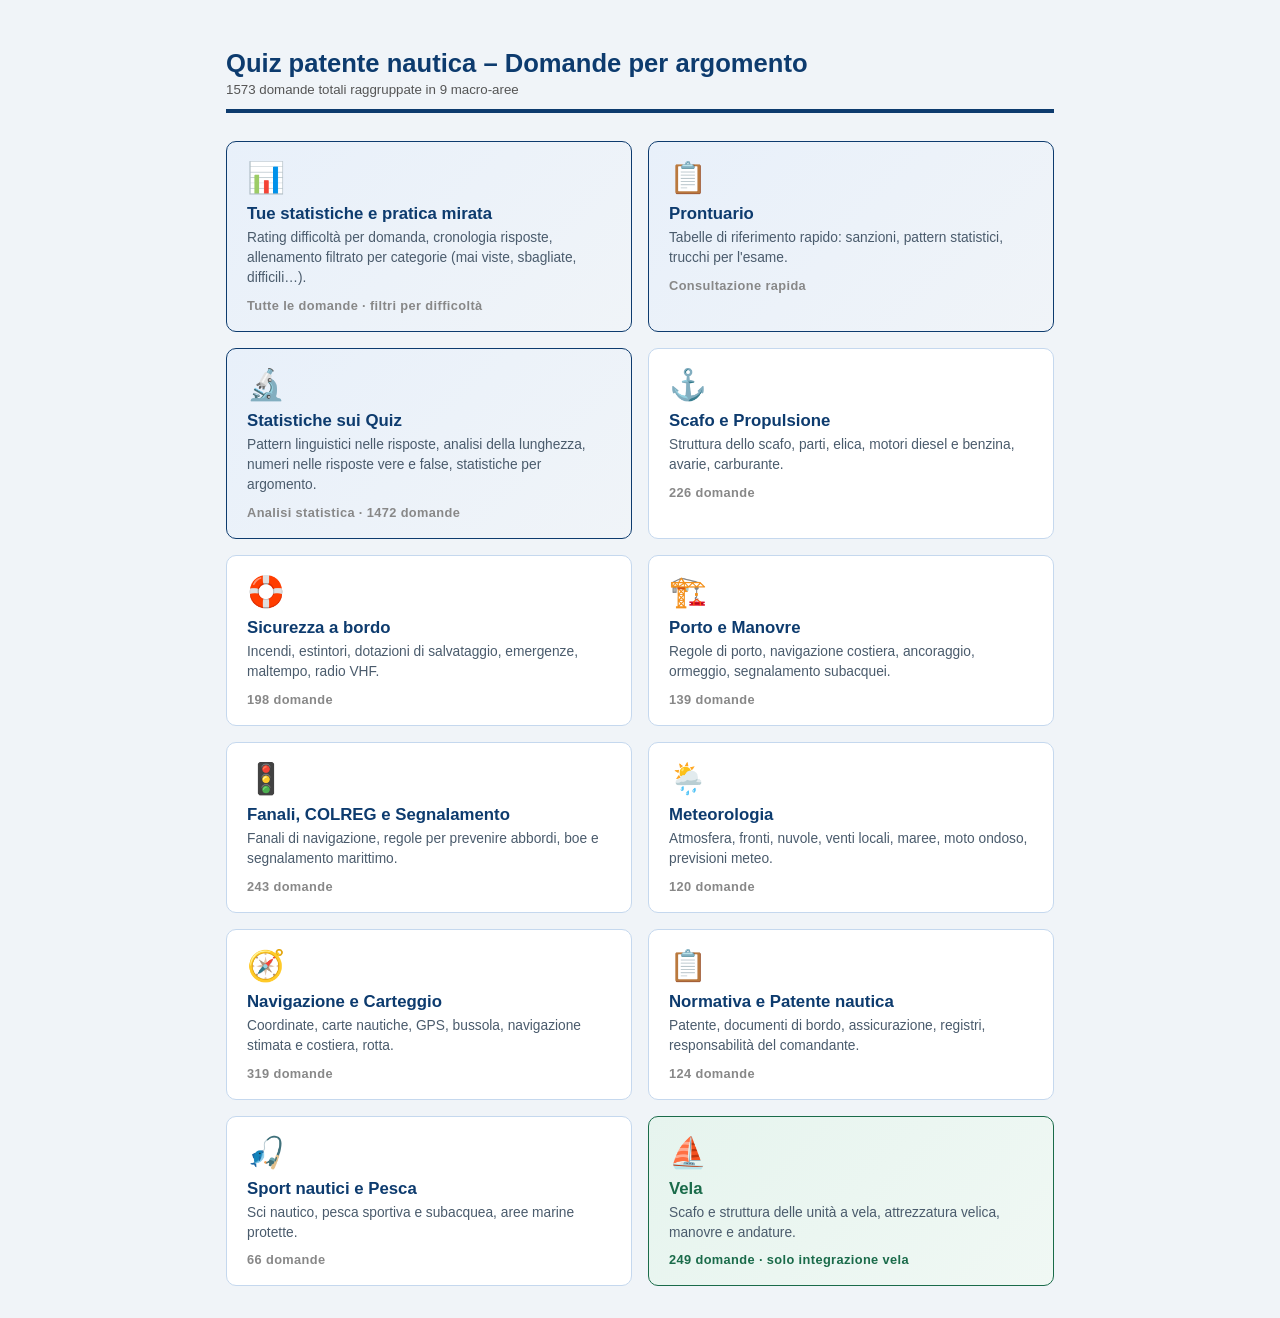
<file: index.html>
<!DOCTYPE html>
<html lang="it">
<head>
<meta charset="UTF-8">
<meta name="viewport" content="width=device-width, initial-scale=1.0">
<title>Quiz patente nautica – Domande per argomento</title>
<style>
  *,*::before,*::after{box-sizing:border-box}
  body{font-family:'Segoe UI',Arial,sans-serif;max-width:860px;margin:0 auto;padding:32px 16px;background:#f0f4f8;color:#1a1a2e}
  h1{color:#0d3b6e;border-bottom:4px solid #0d3b6e;padding-bottom:12px;font-size:1.6em;margin-bottom:8px}
  h1 small{display:block;font-size:.52em;color:#555;font-weight:normal;margin-top:4px}
  .grid{display:grid;grid-template-columns:repeat(auto-fill,minmax(320px,1fr));gap:16px;margin-top:28px}
  .card{background:white;border:1px solid #c5d8ee;border-radius:10px;padding:18px 20px;text-decoration:none;color:inherit;display:block;transition:box-shadow .15s,border-color .15s}
  .card:hover{box-shadow:0 4px 14px rgba(13,59,110,.13);border-color:#8ab4d8}
  .card-icon{font-size:1.9em;margin-bottom:8px}
  .card-title{font-size:1.05em;font-weight:700;color:#0d3b6e;margin-bottom:4px}
  .card-desc{font-size:.86em;color:#4a5b6c;line-height:1.45}
  .card-count{margin-top:10px;font-size:.8em;color:#888;font-weight:600;letter-spacing:.03em}
  .card-stats{border-color:#0d3b6e;background:linear-gradient(135deg,#e8f0fa 0%,#f0f4f8 100%)}
  .card-stats .card-title{color:#0d3b6e}
  .card-vela{border-color:#1a6b4a;background:linear-gradient(135deg,#e6f4ee 0%,#f0f8f4 100%)}
  .card-vela .card-title{color:#1a6b4a}
  .card-vela .card-count{color:#1a6b4a}
  .card-vela:hover{border-color:#1a6b4a;box-shadow:0 4px 14px rgba(26,107,74,.15)}
  @media(max-width:520px){.grid{grid-template-columns:1fr}}
</style>
</head>
<body>
<h1>Quiz patente nautica – Domande per argomento
  <small>1573 domande totali raggruppate in 9 macro-aree</small>
</h1>

<div class="grid">

  <a class="card card-stats" href="statistiche.html">
    <div class="card-icon">📊</div>
    <div class="card-title">Tue statistiche e pratica mirata</div>
    <div class="card-desc">Rating difficoltà per domanda, cronologia risposte, allenamento filtrato per categorie (mai viste, sbagliate, difficili…).</div>
    <div class="card-count">Tutte le domande · filtri per difficoltà</div>
  </a>

  <a class="card card-stats" href="prontuario.html">
    <div class="card-icon">📋</div>
    <div class="card-title">Prontuario</div>
    <div class="card-desc">Tabelle di riferimento rapido: sanzioni, pattern statistici, trucchi per l'esame.</div>
    <div class="card-count">Consultazione rapida</div>
  </a>

  <a class="card card-stats" href="report.html">
    <div class="card-icon">🔬</div>
    <div class="card-title">Statistiche sui Quiz</div>
    <div class="card-desc">Pattern linguistici nelle risposte, analisi della lunghezza, numeri nelle risposte vere e false, statistiche per argomento.</div>
    <div class="card-count">Analisi statistica · 1472 domande</div>
  </a>

  <a class="card" href="study.html?topic=scafo_e_propulsione">
    <div class="card-icon">⚓</div>
    <div class="card-title">Scafo e Propulsione</div>
    <div class="card-desc">Struttura dello scafo, parti, elica, motori diesel e benzina, avarie, carburante.</div>
    <div class="card-count">226 domande</div>
  </a>

  <a class="card" href="study.html?topic=sicurezza">
    <div class="card-icon">🛟</div>
    <div class="card-title">Sicurezza a bordo</div>
    <div class="card-desc">Incendi, estintori, dotazioni di salvataggio, emergenze, maltempo, radio VHF.</div>
    <div class="card-count">198 domande</div>
  </a>

  <a class="card" href="study.html?topic=porto_e_manovre">
    <div class="card-icon">🏗️</div>
    <div class="card-title">Porto e Manovre</div>
    <div class="card-desc">Regole di porto, navigazione costiera, ancoraggio, ormeggio, segnalamento subacquei.</div>
    <div class="card-count">139 domande</div>
  </a>

  <a class="card" href="study.html?topic=fanali_e_colreg">
    <div class="card-icon">🚦</div>
    <div class="card-title">Fanali, COLREG e Segnalamento</div>
    <div class="card-desc">Fanali di navigazione, regole per prevenire abbordi, boe e segnalamento marittimo.</div>
    <div class="card-count">243 domande</div>
  </a>

  <a class="card" href="study.html?topic=meteorologia">
    <div class="card-icon">🌦️</div>
    <div class="card-title">Meteorologia</div>
    <div class="card-desc">Atmosfera, fronti, nuvole, venti locali, maree, moto ondoso, previsioni meteo.</div>
    <div class="card-count">120 domande</div>
  </a>

  <a class="card" href="study.html?topic=navigazione">
    <div class="card-icon">🧭</div>
    <div class="card-title">Navigazione e Carteggio</div>
    <div class="card-desc">Coordinate, carte nautiche, GPS, bussola, navigazione stimata e costiera, rotta.</div>
    <div class="card-count">319 domande</div>
  </a>

  <a class="card" href="study.html?topic=normativa_e_patente">
    <div class="card-icon">📋</div>
    <div class="card-title">Normativa e Patente nautica</div>
    <div class="card-desc">Patente, documenti di bordo, assicurazione, registri, responsabilità del comandante.</div>
    <div class="card-count">124 domande</div>
  </a>

  <a class="card" href="study.html?topic=sport_e_pesca">
    <div class="card-icon">🎣</div>
    <div class="card-title">Sport nautici e Pesca</div>
    <div class="card-desc">Sci nautico, pesca sportiva e subacquea, aree marine protette.</div>
    <div class="card-count">66 domande</div>
  </a>

  <a class="card card-vela" href="study.html?topic=vela">
    <div class="card-icon">⛵</div>
    <div class="card-title">Vela</div>
    <div class="card-desc">Scafo e struttura delle unità a vela, attrezzatura velica, manovre e andature.</div>
    <div class="card-count">249 domande · solo integrazione vela</div>
  </a>

</div>
</body>
</html>
</file>
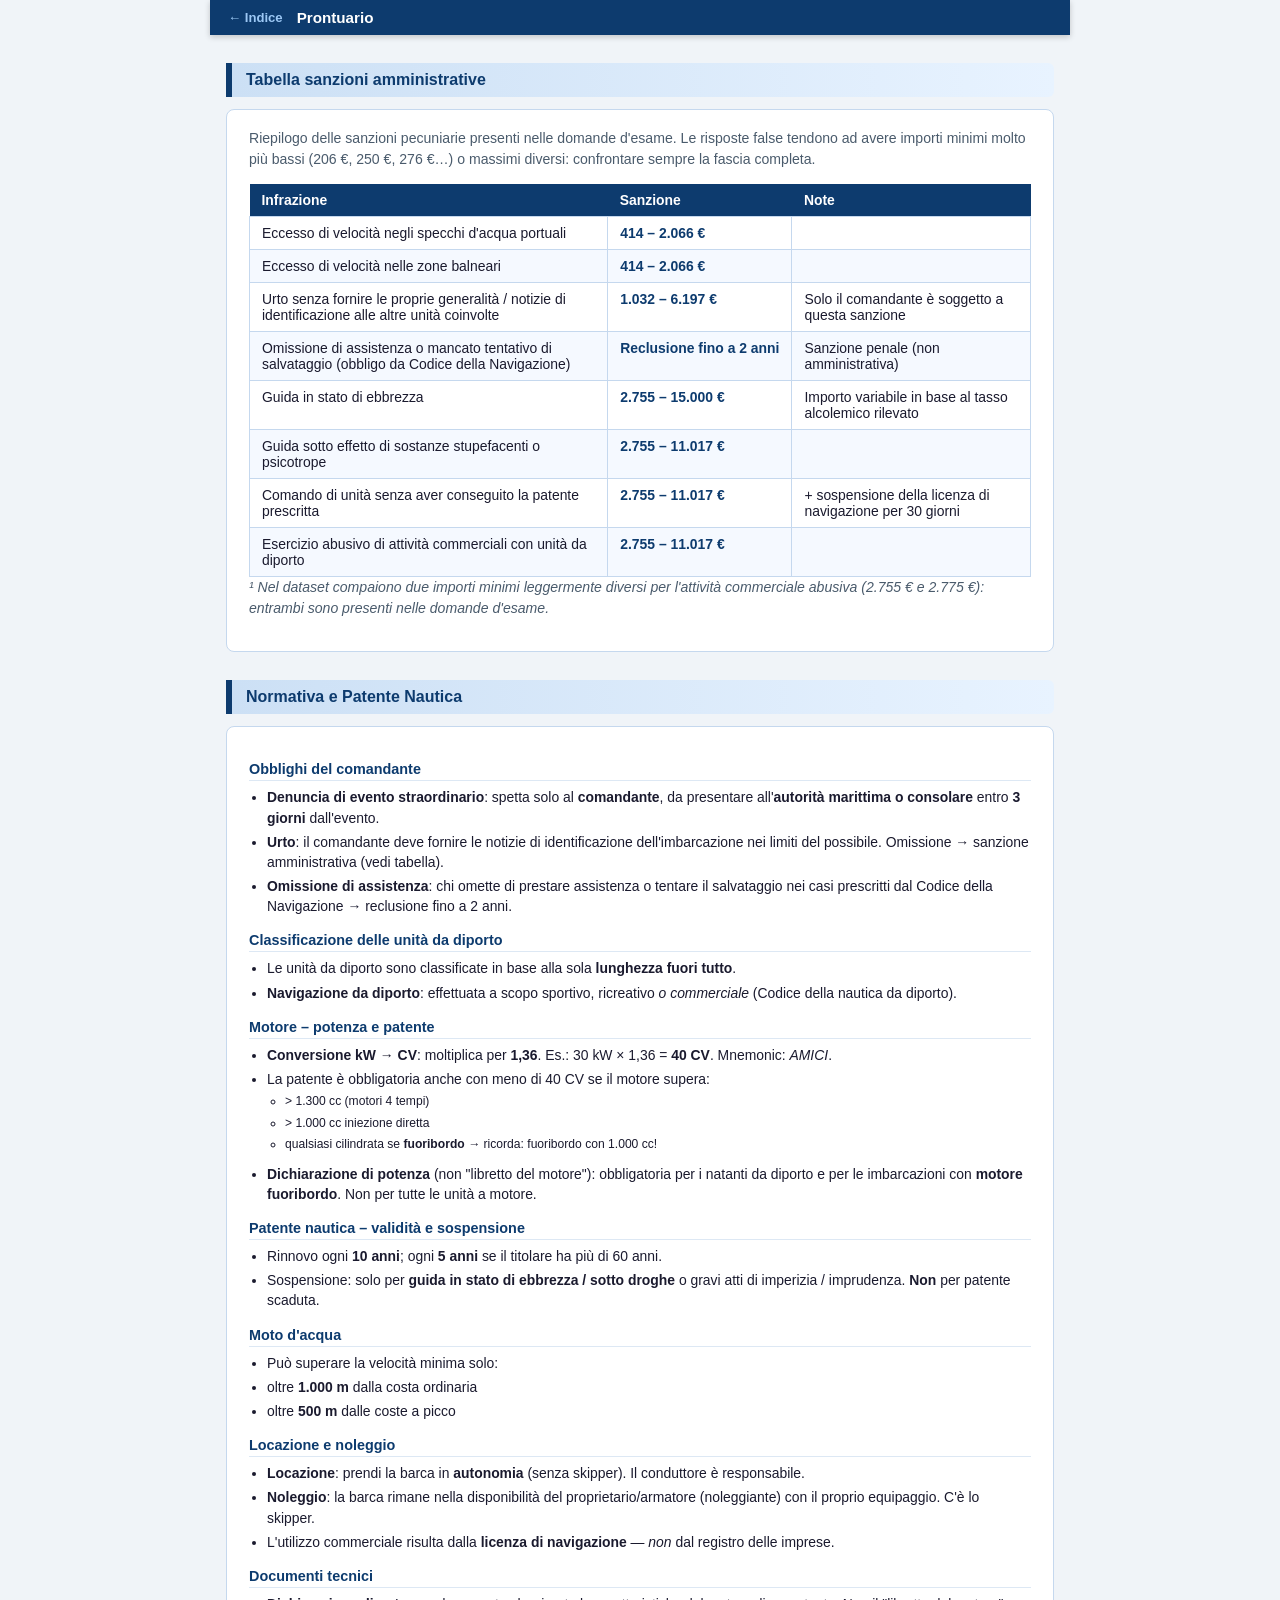
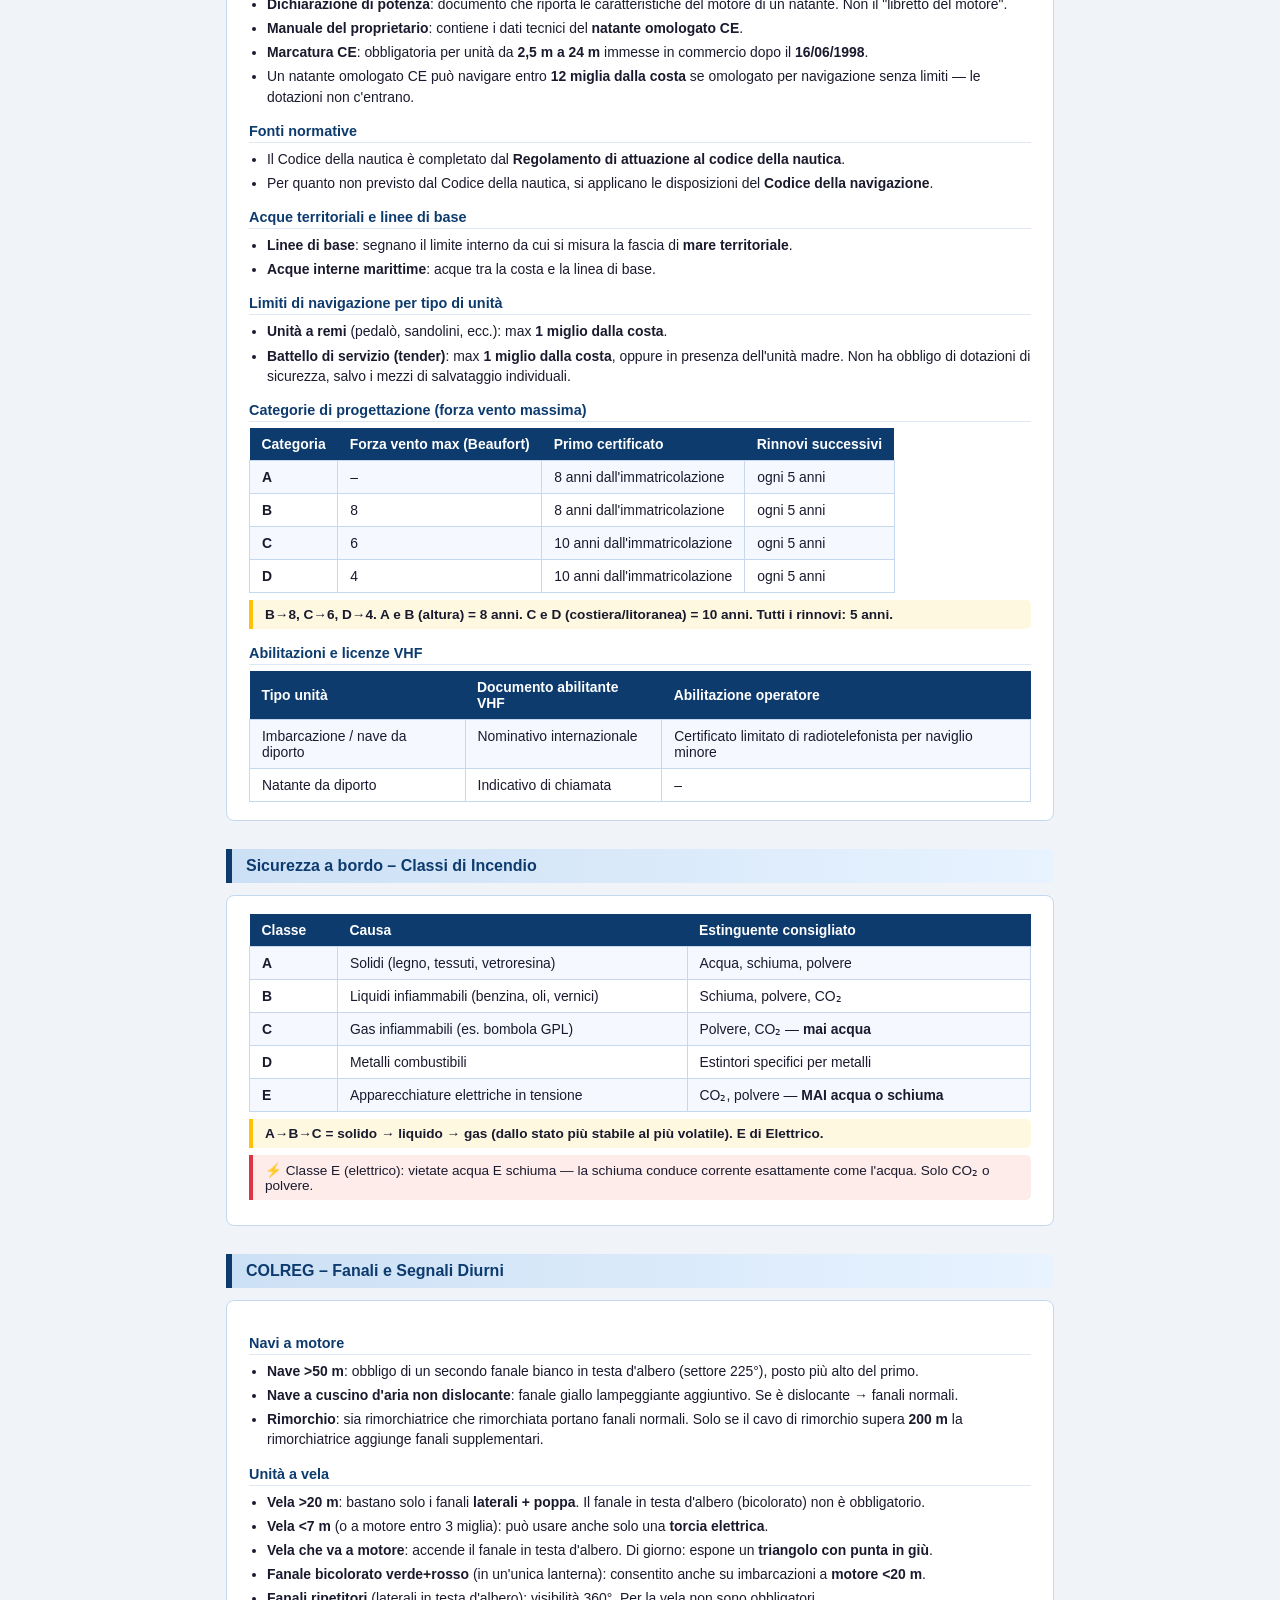
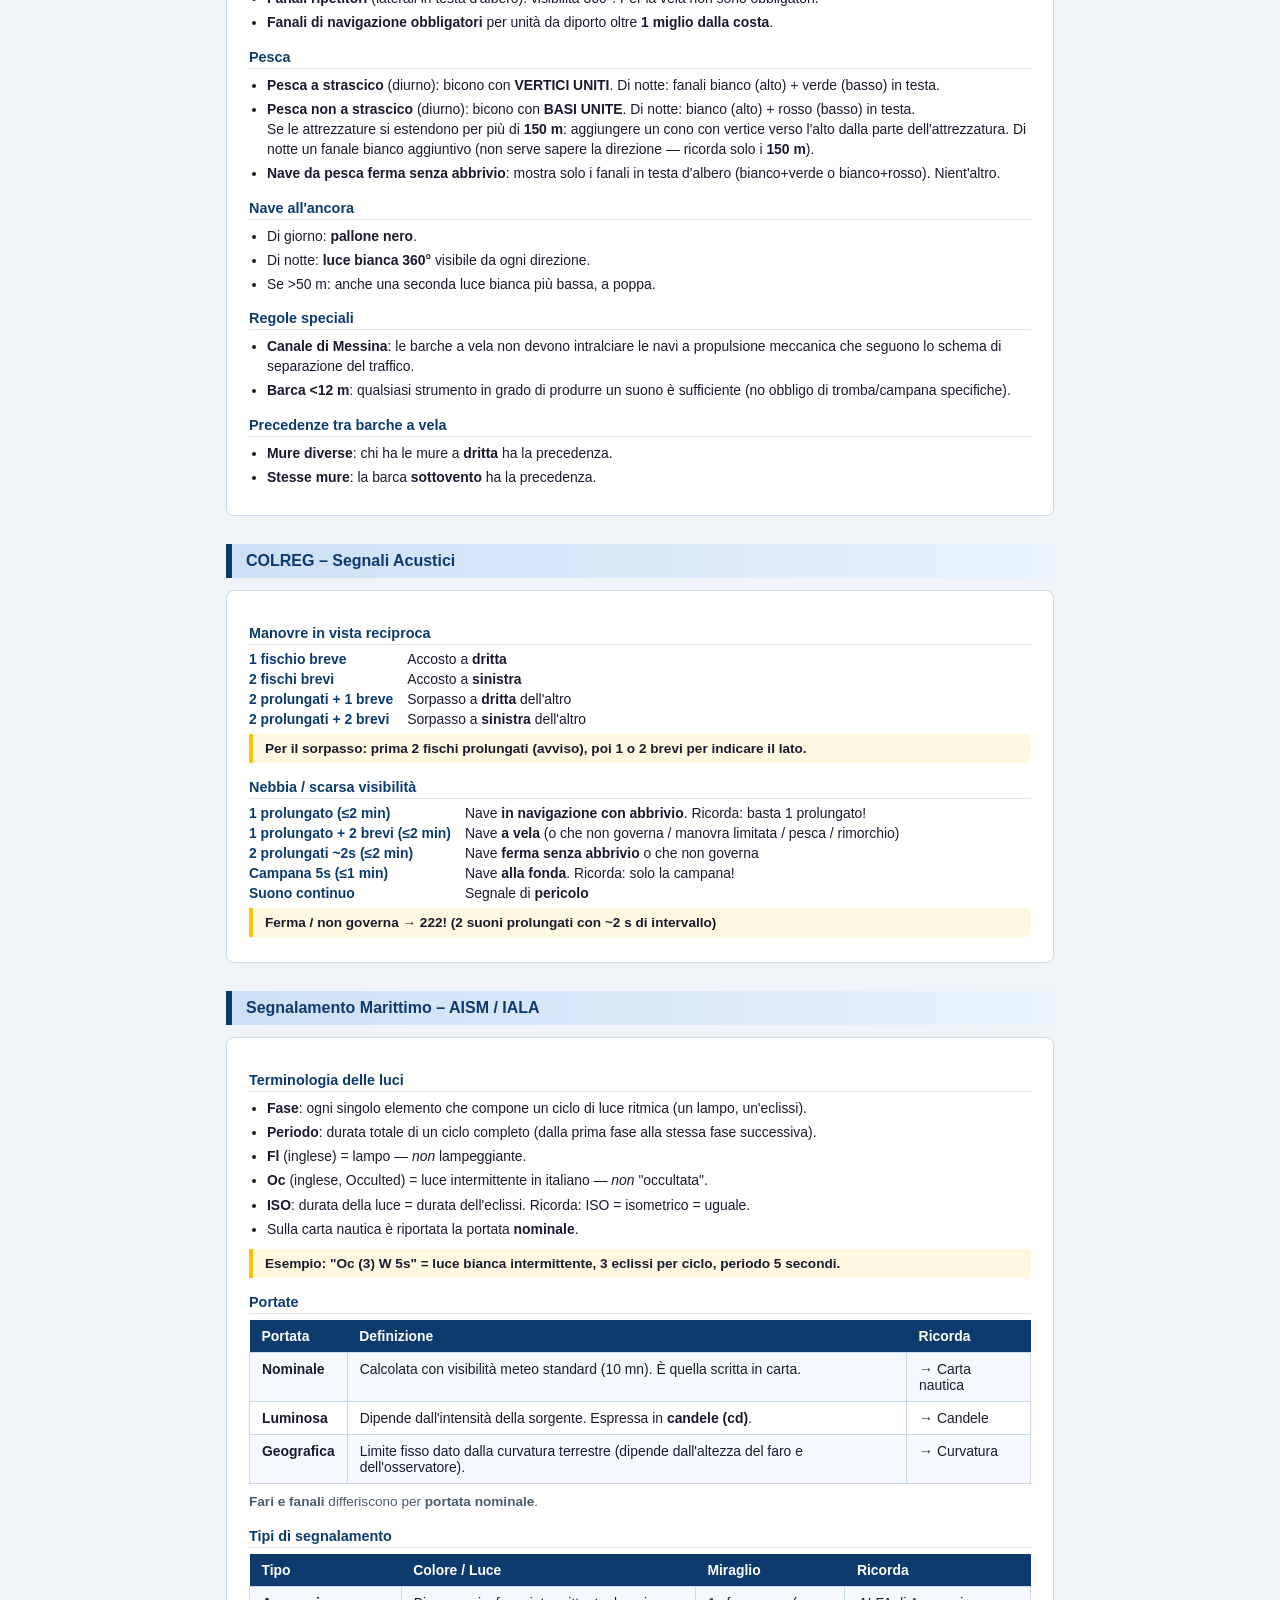
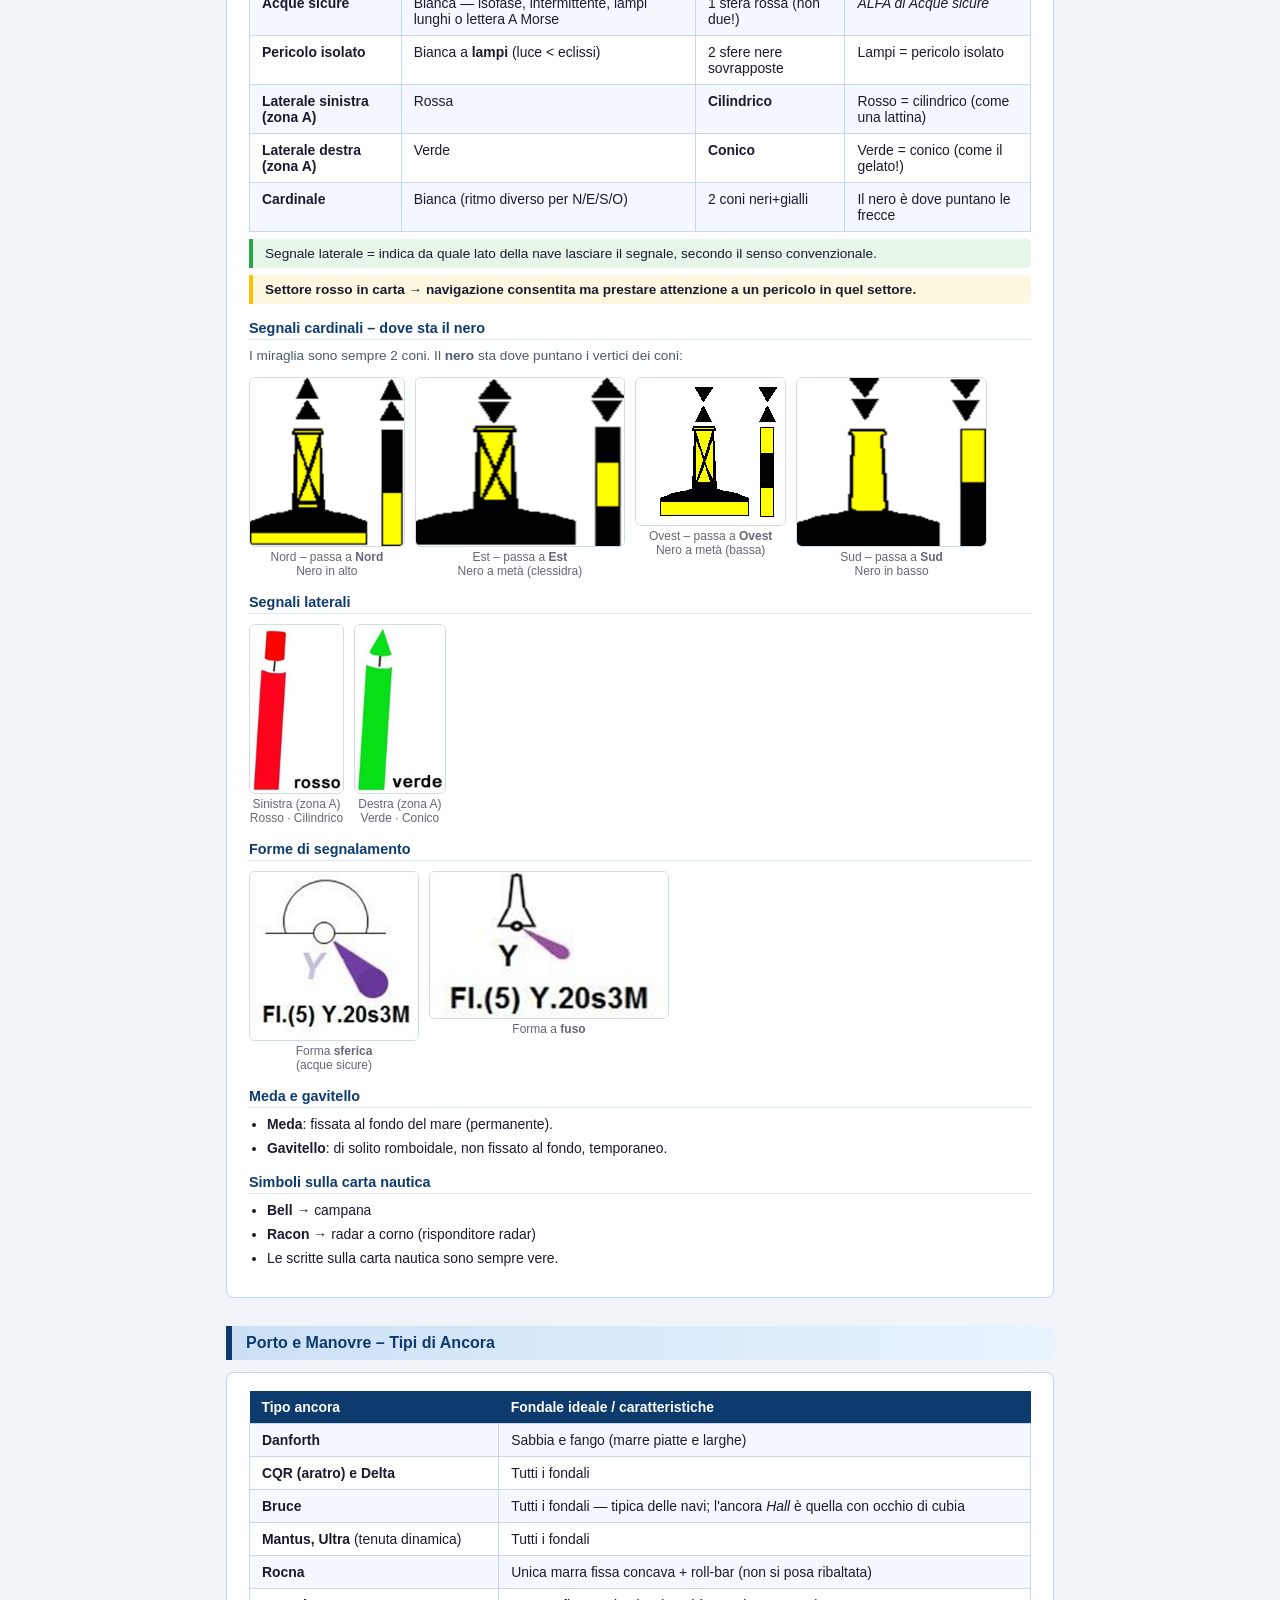
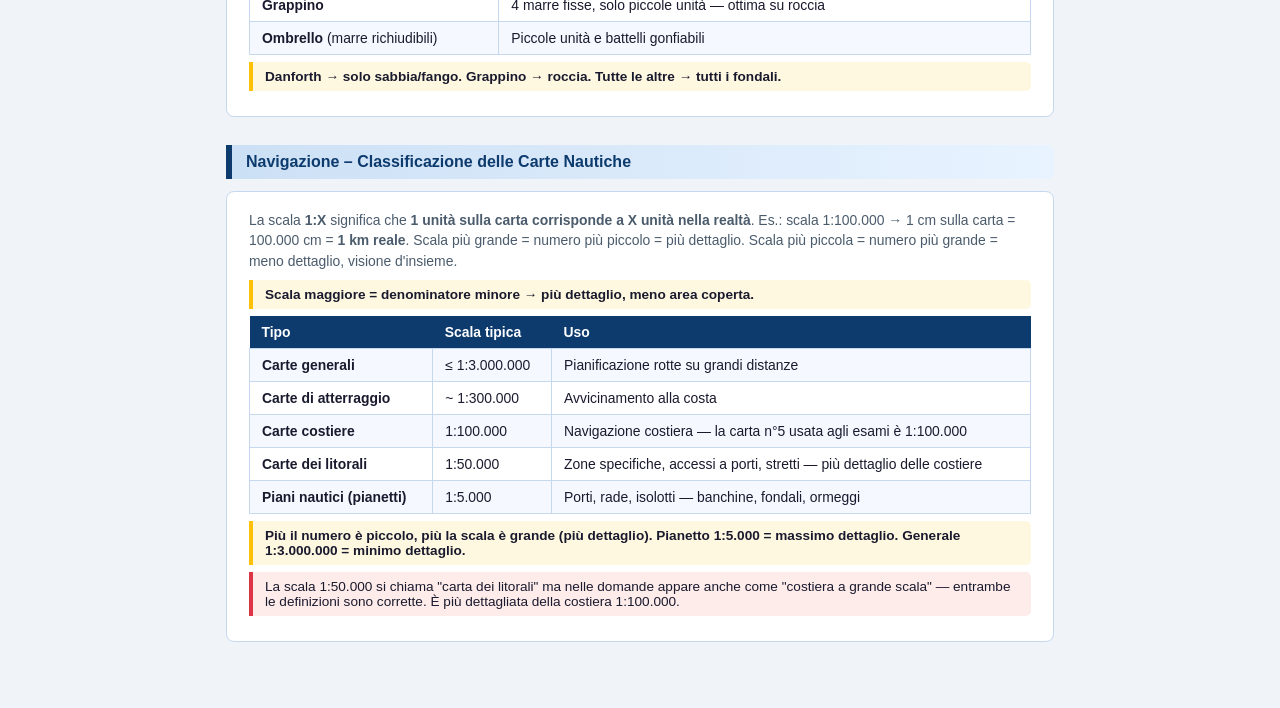
<file: prontuario.html>
<!DOCTYPE html>
<html lang="it">
<head>
<meta charset="UTF-8">
<meta name="viewport" content="width=device-width, initial-scale=1.0">
<title>Prontuario – Patente nautica</title>
<style>
  *,*::before,*::after{box-sizing:border-box}
  body{font-family:'Segoe UI',Arial,sans-serif;max-width:860px;margin:0 auto;padding:0 16px 48px;background:#f0f4f8;color:#1a1a2e}
  header{background:#0d3b6e;color:white;padding:9px 18px;display:flex;align-items:center;gap:14px;margin:0 -16px 28px;position:sticky;top:0;z-index:10;box-shadow:0 2px 6px rgba(0,0,0,.2)}
  .back-link{color:#9cc8f5;text-decoration:none;font-size:.82em;font-weight:600;white-space:nowrap}
  .back-link:hover{color:white}
  header h1{font-size:.95em;font-weight:600;margin:0}
  h2{color:#0d3b6e;border-left:6px solid #0d3b6e;padding:8px 14px;background:linear-gradient(90deg,#cce0f5,#e8f3ff);border-radius:0 6px 6px 0;font-size:1em;margin:28px 0 12px}
  .card{background:white;border:1px solid #c5d8ee;border-radius:8px;padding:18px 22px;margin-bottom:18px;overflow-x:auto}
  .card p{font-size:.88em;color:#4a5b6c;margin:0 0 14px;line-height:1.5}
  table{border-collapse:collapse;width:100%;font-size:.87em}
  th{background:#0d3b6e;color:white;padding:8px 12px;text-align:left;font-weight:600}
  td{border:1px solid #c5d8ee;padding:8px 12px;vertical-align:top}
  tr:nth-child(even) td{background:#f5f9ff}
  .amount{font-weight:700;color:#0d3b6e;white-space:nowrap}
  .note{font-size:.78em;color:#888;margin-top:10px;font-style:italic}
  h3{color:#0d3b6e;font-size:.9em;font-weight:700;margin:16px 0 6px;border-bottom:1px solid #dde8f4;padding-bottom:3px}
  ul.c{margin:4px 0 10px;padding-left:18px}
  ul.c li{font-size:.87em;margin-bottom:4px;line-height:1.45}
  .mnem{background:#fff8e1;border-left:4px solid #ffc107;border-radius:0 5px 5px 0;padding:7px 12px;font-size:.85em;margin:7px 0;font-weight:600}
  .trap{background:#fdecea;border-left:4px solid #dc3545;border-radius:0 5px 5px 0;padding:7px 12px;font-size:.85em;margin:7px 0}
  .tip{background:#e8f5e9;border-left:4px solid #28a745;border-radius:0 5px 5px 0;padding:7px 12px;font-size:.85em;margin:7px 0}
  .img-row{display:flex;flex-wrap:wrap;gap:10px;margin:10px 0}
  .img-row img{max-height:170px;max-width:240px;border-radius:6px;border:1px solid #d0dce8;object-fit:contain;background:white}
  .img-cap{font-size:.75em;color:#667;text-align:center;margin-top:3px}
  .img-box{display:flex;flex-direction:column;align-items:center}
  .sound-row{display:grid;grid-template-columns:auto 1fr;gap:4px 14px;font-size:.87em;margin:6px 0}
  .sound-row b{white-space:nowrap;color:#0d3b6e}
</style>
</head>
<body>

<header>
  <a class="back-link" href="index.html">← Indice</a>
  <h1>Prontuario</h1>
</header>

<h2>Tabella sanzioni amministrative</h2>
<div class="card">
  <p>Riepilogo delle sanzioni pecuniarie presenti nelle domande d'esame. Le risposte false tendono ad avere importi minimi molto più bassi (206 €, 250 €, 276 €…) o massimi diversi: confrontare sempre la fascia completa.</p>
  <table>
    <thead>
      <tr>
        <th>Infrazione</th>
        <th>Sanzione</th>
        <th>Note</th>
      </tr>
    </thead>
    <tbody>
      <tr>
        <td>Eccesso di velocità negli specchi d'acqua portuali</td>
        <td class="amount">414 – 2.066 €</td>
        <td></td>
      </tr>
      <tr>
        <td>Eccesso di velocità nelle zone balneari</td>
        <td class="amount">414 – 2.066 €</td>
        <td></td>
      </tr>
      <tr>
        <td>Urto senza fornire le proprie generalità / notizie di identificazione alle altre unità coinvolte</td>
        <td class="amount">1.032 – 6.197 €</td>
        <td>Solo il comandante è soggetto a questa sanzione</td>
      </tr>
      <tr>
        <td>Omissione di assistenza o mancato tentativo di salvataggio (obbligo da Codice della Navigazione)</td>
        <td class="amount">Reclusione fino a 2 anni</td>
        <td>Sanzione penale (non amministrativa)</td>
      </tr>
      <tr>
        <td>Guida in stato di ebbrezza</td>
        <td class="amount">2.755 – 15.000 €</td>
        <td>Importo variabile in base al tasso alcolemico rilevato</td>
      </tr>
      <tr>
        <td>Guida sotto effetto di sostanze stupefacenti o psicotrope</td>
        <td class="amount">2.755 – 11.017 €</td>
        <td></td>
      </tr>
      <tr>
        <td>Comando di unità senza aver conseguito la patente prescritta</td>
        <td class="amount">2.755 – 11.017 €</td>
        <td>+ sospensione della licenza di navigazione per 30 giorni</td>
      </tr>
      <tr>
        <td>Esercizio abusivo di attività commerciali con unità da diporto</td>
        <td class="amount">2.755 – 11.017 €</td>
        <td></td>
      </tr>
    </tbody>
  </table>
  <p class="note">¹ Nel dataset compaiono due importi minimi leggermente diversi per l'attività commerciale abusiva (2.755 € e 2.775 €): entrambi sono presenti nelle domande d'esame.</p>
</div>

<!-- ══════════════════════════════════════════ NORMATIVA E PATENTE -->
<h2>Normativa e Patente Nautica</h2>
<div class="card">

  <h3>Obblighi del comandante</h3>
  <ul class="c">
    <li><strong>Denuncia di evento straordinario</strong>: spetta solo al <strong>comandante</strong>, da presentare all'<strong>autorità marittima o consolare</strong> entro <strong>3 giorni</strong> dall'evento.</li>
    <li><strong>Urto</strong>: il comandante deve fornire le notizie di identificazione dell'imbarcazione nei limiti del possibile. Omissione → sanzione amministrativa (vedi tabella).</li>
    <li><strong>Omissione di assistenza</strong>: chi omette di prestare assistenza o tentare il salvataggio nei casi prescritti dal Codice della Navigazione → reclusione fino a 2 anni.</li>
  </ul>

  <h3>Classificazione delle unità da diporto</h3>
  <ul class="c">
    <li>Le unità da diporto sono classificate in base alla sola <strong>lunghezza fuori tutto</strong>.</li>
    <li><strong>Navigazione da diporto</strong>: effettuata a scopo sportivo, ricreativo <em>o commerciale</em> (Codice della nautica da diporto).</li>
  </ul>

  <h3>Motore – potenza e patente</h3>
  <ul class="c">
    <li><strong>Conversione kW → CV</strong>: moltiplica per <strong>1,36</strong>. Es.: 30 kW × 1,36 = <strong>40 CV</strong>. Mnemonic: <em>AMICI</em>.</li>
    <li>La patente è obbligatoria anche con meno di 40 CV se il motore supera:
      <ul class="c" style="margin-top:4px">
        <li>&gt; 1.300 cc (motori 4 tempi)</li>
        <li>&gt; 1.000 cc iniezione diretta</li>
        <li>qualsiasi cilindrata se <strong>fuoribordo</strong> → ricorda: fuoribordo con 1.000 cc!</li>
      </ul>
    </li>
    <li><strong>Dichiarazione di potenza</strong> (non "libretto del motore"): obbligatoria per i natanti da diporto e per le imbarcazioni con <strong>motore fuoribordo</strong>. Non per tutte le unità a motore.</li>
  </ul>

  <h3>Patente nautica – validità e sospensione</h3>
  <ul class="c">
    <li>Rinnovo ogni <strong>10 anni</strong>; ogni <strong>5 anni</strong> se il titolare ha più di 60 anni.</li>
    <li>Sospensione: solo per <strong>guida in stato di ebbrezza / sotto droghe</strong> o gravi atti di imperizia / imprudenza. <strong>Non</strong> per patente scaduta.</li>
  </ul>

  <h3>Moto d'acqua</h3>
  <ul class="c">
    <li>Può superare la velocità minima solo:</li>
    <li>oltre <strong>1.000 m</strong> dalla costa ordinaria</li>
    <li>oltre <strong>500 m</strong> dalle coste a picco</li>
  </ul>

  <h3>Locazione e noleggio</h3>
  <ul class="c">
    <li><strong>Locazione</strong>: prendi la barca in <strong>autonomia</strong> (senza skipper). Il conduttore è responsabile.</li>
    <li><strong>Noleggio</strong>: la barca rimane nella disponibilità del proprietario/armatore (noleggiante) con il proprio equipaggio. C'è lo skipper.</li>
    <li>L'utilizzo commerciale risulta dalla <strong>licenza di navigazione</strong> — <em>non</em> dal registro delle imprese.</li>
  </ul>

  <h3>Documenti tecnici</h3>
  <ul class="c">
    <li><strong>Dichiarazione di potenza</strong>: documento che riporta le caratteristiche del motore di un natante. Non il "libretto del motore".</li>
    <li><strong>Manuale del proprietario</strong>: contiene i dati tecnici del <strong>natante omologato CE</strong>.</li>
    <li><strong>Marcatura CE</strong>: obbligatoria per unità da <strong>2,5 m a 24 m</strong> immesse in commercio dopo il <strong>16/06/1998</strong>.</li>
    <li>Un natante omologato CE può navigare entro <strong>12 miglia dalla costa</strong> se omologato per navigazione senza limiti — le dotazioni non c'entrano.</li>
  </ul>

  <h3>Fonti normative</h3>
  <ul class="c">
    <li>Il Codice della nautica è completato dal <strong>Regolamento di attuazione al codice della nautica</strong>.</li>
    <li>Per quanto non previsto dal Codice della nautica, si applicano le disposizioni del <strong>Codice della navigazione</strong>.</li>
  </ul>

  <h3>Acque territoriali e linee di base</h3>
  <ul class="c">
    <li><strong>Linee di base</strong>: segnano il limite interno da cui si misura la fascia di <strong>mare territoriale</strong>.</li>
    <li><strong>Acque interne marittime</strong>: acque tra la costa e la linea di base.</li>
  </ul>

  <h3>Limiti di navigazione per tipo di unità</h3>
  <ul class="c">
    <li><strong>Unità a remi</strong> (pedalò, sandolini, ecc.): max <strong>1 miglio dalla costa</strong>.</li>
    <li><strong>Battello di servizio (tender)</strong>: max <strong>1 miglio dalla costa</strong>, oppure in presenza dell'unità madre. Non ha obbligo di dotazioni di sicurezza, salvo i mezzi di salvataggio individuali.</li>
  </ul>

  <h3>Categorie di progettazione (forza vento massima)</h3>
  <table style="width:auto">
    <tr><th>Categoria</th><th>Forza vento max (Beaufort)</th><th>Primo certificato</th><th>Rinnovi successivi</th></tr>
    <tr><td><strong>A</strong></td><td>–</td><td>8 anni dall'immatricolazione</td><td>ogni 5 anni</td></tr>
    <tr><td><strong>B</strong></td><td>8</td><td>8 anni dall'immatricolazione</td><td>ogni 5 anni</td></tr>
    <tr><td><strong>C</strong></td><td>6</td><td>10 anni dall'immatricolazione</td><td>ogni 5 anni</td></tr>
    <tr><td><strong>D</strong></td><td>4</td><td>10 anni dall'immatricolazione</td><td>ogni 5 anni</td></tr>
  </table>
  <div class="mnem">B→8, C→6, D→4. A e B (altura) = 8 anni. C e D (costiera/litoranea) = 10 anni. Tutti i rinnovi: 5 anni.</div>

  <h3>Abilitazioni e licenze VHF</h3>
  <table>
    <tr><th>Tipo unità</th><th>Documento abilitante VHF</th><th>Abilitazione operatore</th></tr>
    <tr><td>Imbarcazione / nave da diporto</td><td>Nominativo internazionale</td><td>Certificato limitato di radiotelefonista per naviglio minore</td></tr>
    <tr><td>Natante da diporto</td><td>Indicativo di chiamata</td><td>–</td></tr>
  </table>

</div>

<!-- ══════════════════════════════════════════════ SICUREZZA A BORDO -->
<h2>Sicurezza a bordo – Classi di Incendio</h2>
<div class="card">

  <table>
    <tr><th>Classe</th><th>Causa</th><th>Estinguente consigliato</th></tr>
    <tr><td><strong>A</strong></td><td>Solidi (legno, tessuti, vetroresina)</td><td>Acqua, schiuma, polvere</td></tr>
    <tr><td><strong>B</strong></td><td>Liquidi infiammabili (benzina, oli, vernici)</td><td>Schiuma, polvere, CO₂</td></tr>
    <tr><td><strong>C</strong></td><td>Gas infiammabili (es. bombola GPL)</td><td>Polvere, CO₂ — <strong>mai acqua</strong></td></tr>
    <tr><td><strong>D</strong></td><td>Metalli combustibili</td><td>Estintori specifici per metalli</td></tr>
    <tr><td><strong>E</strong></td><td>Apparecchiature elettriche in tensione</td><td>CO₂, polvere — <strong>MAI acqua o schiuma</strong></td></tr>
  </table>

  <div class="mnem">A→B→C = solido → liquido → gas (dallo stato più stabile al più volatile). E di <strong>E</strong>lettrico.</div>
  <div class="trap">⚡ Classe E (elettrico): vietate acqua E schiuma — la schiuma conduce corrente esattamente come l'acqua. Solo CO₂ o polvere.</div>

</div>

<!-- ═══════════════════════════════════════════════════════ COLREG -->
<h2>COLREG – Fanali e Segnali Diurni</h2>
<div class="card">

  <h3>Navi a motore</h3>
  <ul class="c">
    <li><strong>Nave &gt;50 m</strong>: obbligo di un secondo fanale bianco in testa d'albero (settore 225°), posto più alto del primo.</li>
    <li><strong>Nave a cuscino d'aria non dislocante</strong>: fanale giallo lampeggiante aggiuntivo. Se è dislocante → fanali normali.</li>
    <li><strong>Rimorchio</strong>: sia rimorchiatrice che rimorchiata portano fanali normali. Solo se il cavo di rimorchio supera <strong>200 m</strong> la rimorchiatrice aggiunge fanali supplementari.</li>
  </ul>

  <h3>Unità a vela</h3>
  <ul class="c">
    <li><strong>Vela &gt;20 m</strong>: bastano solo i fanali <strong>laterali + poppa</strong>. Il fanale in testa d'albero (bicolorato) non è obbligatorio.</li>
    <li><strong>Vela &lt;7 m</strong> (o a motore entro 3 miglia): può usare anche solo una <strong>torcia elettrica</strong>.</li>
    <li><strong>Vela che va a motore</strong>: accende il fanale in testa d'albero. Di giorno: espone un <strong>triangolo con punta in giù</strong>.</li>
    <li><strong>Fanale bicolorato verde+rosso</strong> (in un'unica lanterna): consentito anche su imbarcazioni a <strong>motore &lt;20 m</strong>.</li>
    <li><strong>Fanali ripetitori</strong> (laterali in testa d'albero): visibilità 360°. Per la vela non sono obbligatori.</li>
    <li><strong>Fanali di navigazione obbligatori</strong> per unità da diporto oltre <strong>1 miglio dalla costa</strong>.</li>
  </ul>

  <h3>Pesca</h3>
  <ul class="c">
    <li><strong>Pesca a strascico</strong> (diurno): bicono con <strong>VERTICI UNITI</strong>. Di notte: fanali bianco (alto) + verde (basso) in testa.</li>
    <li><strong>Pesca non a strascico</strong> (diurno): bicono con <strong>BASI UNITE</strong>. Di notte: bianco (alto) + rosso (basso) in testa.<br>
        Se le attrezzature si estendono per più di <strong>150 m</strong>: aggiungere un cono con vertice verso l'alto dalla parte dell'attrezzatura. Di notte un fanale bianco aggiuntivo (non serve sapere la direzione — ricorda solo i <strong>150 m</strong>).</li>
    <li><strong>Nave da pesca ferma senza abbrivio</strong>: mostra solo i fanali in testa d'albero (bianco+verde o bianco+rosso). Nient'altro.</li>
  </ul>

  <h3>Nave all'ancora</h3>
  <ul class="c">
    <li>Di giorno: <strong>pallone nero</strong>.</li>
    <li>Di notte: <strong>luce bianca 360°</strong> visibile da ogni direzione.</li>
    <li>Se &gt;50 m: anche una seconda luce bianca più bassa, a poppa.</li>
  </ul>

  <h3>Regole speciali</h3>
  <ul class="c">
    <li><strong>Canale di Messina</strong>: le barche a vela non devono intralciare le navi a propulsione meccanica che seguono lo schema di separazione del traffico.</li>
    <li><strong>Barca &lt;12 m</strong>: qualsiasi strumento in grado di produrre un suono è sufficiente (no obbligo di tromba/campana specifiche).</li>
  </ul>

  <h3>Precedenze tra barche a vela</h3>
  <ul class="c">
    <li><strong>Mure diverse</strong>: chi ha le mure a <strong>dritta</strong> ha la precedenza.</li>
    <li><strong>Stesse mure</strong>: la barca <strong>sottovento</strong> ha la precedenza.</li>
  </ul>

</div>

<!-- ══════════════════════════════════════════════ SEGNALI ACUSTICI -->
<h2>COLREG – Segnali Acustici</h2>
<div class="card">

  <h3>Manovre in vista reciproca</h3>
  <div class="sound-row">
    <b>1 fischio breve</b><span>Accosto a <strong>dritta</strong></span>
    <b>2 fischi brevi</b><span>Accosto a <strong>sinistra</strong></span>
    <b>2 prolungati + 1 breve</b><span>Sorpasso a <strong>dritta</strong> dell'altro</span>
    <b>2 prolungati + 2 brevi</b><span>Sorpasso a <strong>sinistra</strong> dell'altro</span>
  </div>
  <div class="mnem">Per il sorpasso: prima 2 fischi prolungati (avviso), poi 1 o 2 brevi per indicare il lato.</div>

  <h3>Nebbia / scarsa visibilità</h3>
  <div class="sound-row">
    <b>1 prolungato (≤2 min)</b><span>Nave <strong>in navigazione con abbrivio</strong>. Ricorda: basta 1 prolungato!</span>
    <b>1 prolungato + 2 brevi (≤2 min)</b><span>Nave <strong>a vela</strong> (o che non governa / manovra limitata / pesca / rimorchio)</span>
    <b>2 prolungati ~2s (≤2 min)</b><span>Nave <strong>ferma senza abbrivio</strong> o che non governa</span>
    <b>Campana 5s (≤1 min)</b><span>Nave <strong>alla fonda</strong>. Ricorda: solo la campana!</span>
    <b>Suono continuo</b><span>Segnale di <strong>pericolo</strong></span>
  </div>
  <div class="mnem">Ferma / non governa → 222! (2 suoni prolungati con ~2 s di intervallo)</div>

</div>

<!-- ════════════════════════════════════════════ SEGNALAMENTO AISM -->
<h2>Segnalamento Marittimo – AISM / IALA</h2>
<div class="card">

  <h3>Terminologia delle luci</h3>
  <ul class="c">
    <li><strong>Fase</strong>: ogni singolo elemento che compone un ciclo di luce ritmica (un lampo, un'eclissi).</li>
    <li><strong>Periodo</strong>: durata totale di un ciclo completo (dalla prima fase alla stessa fase successiva).</li>
    <li><strong>Fl</strong> (inglese) = lampo — <em>non</em> lampeggiante.</li>
    <li><strong>Oc</strong> (inglese, Occulted) = luce intermittente in italiano — <em>non</em> "occultata".</li>
    <li><strong>ISO</strong>: durata della luce = durata dell'eclissi. Ricorda: ISO = isometrico = uguale.</li>
    <li>Sulla carta nautica è riportata la portata <strong>nominale</strong>.</li>
  </ul>
  <div class="mnem">Esempio: "Oc (3) W 5s" = luce bianca intermittente, 3 eclissi per ciclo, periodo 5 secondi.</div>

  <h3>Portate</h3>
  <table>
    <tr><th>Portata</th><th>Definizione</th><th>Ricorda</th></tr>
    <tr><td><strong>Nominale</strong></td><td>Calcolata con visibilità meteo standard (10 mn). È quella scritta in carta.</td><td>→ Carta nautica</td></tr>
    <tr><td><strong>Luminosa</strong></td><td>Dipende dall'intensità della sorgente. Espressa in <strong>candele (cd)</strong>.</td><td>→ Candele</td></tr>
    <tr><td><strong>Geografica</strong></td><td>Limite fisso dato dalla curvatura terrestre (dipende dall'altezza del faro e dell'osservatore).</td><td>→ Curvatura</td></tr>
  </table>
  <p style="margin-top:8px;font-size:.85em"><strong>Fari e fanali</strong> differiscono per <strong>portata nominale</strong>.</p>

  <h3>Tipi di segnalamento</h3>
  <table>
    <tr><th>Tipo</th><th>Colore / Luce</th><th>Miraglio</th><th>Ricorda</th></tr>
    <tr><td><strong>Acque sicure</strong></td><td>Bianca — isofase, intermittente, lampi lunghi o lettera A Morse</td><td>1 sfera rossa (non due!)</td><td><em>ALFA di Acque sicure</em></td></tr>
    <tr><td><strong>Pericolo isolato</strong></td><td>Bianca a <strong>lampi</strong> (luce &lt; eclissi)</td><td>2 sfere nere sovrapposte</td><td>Lampi = pericolo isolato</td></tr>
    <tr><td><strong>Laterale sinistra (zona A)</strong></td><td>Rossa</td><td><strong>Cilindrico</strong></td><td>Rosso = cilindrico (come una lattina)</td></tr>
    <tr><td><strong>Laterale destra (zona A)</strong></td><td>Verde</td><td><strong>Conico</strong></td><td>Verde = conico (come il gelato!)</td></tr>
    <tr><td><strong>Cardinale</strong></td><td>Bianca (ritmo diverso per N/E/S/O)</td><td>2 coni neri+gialli</td><td>Il nero è dove puntano le frecce</td></tr>
  </table>
  <div class="tip">Segnale laterale = indica da quale lato della nave lasciare il segnale, secondo il senso convenzionale.</div>
  <div class="mnem">Settore rosso in carta → navigazione consentita ma prestare attenzione a un pericolo in quel settore.</div>

  <h3>Segnali cardinali – dove sta il nero</h3>
  <p style="font-size:.85em;margin-bottom:8px">I miraglia sono sempre 2 coni. Il <strong>nero</strong> sta dove puntano i vertici dei coni:</p>
  <div class="img-row">
    <div class="img-box"><img src="immagini/70.png" alt="Cardinale Nord"><div class="img-cap">Nord – passa a <strong>Nord</strong><br>Nero in alto</div></div>
    <div class="img-box"><img src="immagini/72.png" alt="Cardinale Est"><div class="img-cap">Est – passa a <strong>Est</strong><br>Nero a metà (clessidra)</div></div>
    <div class="img-box"><img src="immagini/73.png" alt="Cardinale Ovest"><div class="img-cap">Ovest – passa a <strong>Ovest</strong><br>Nero a metà (bassa)</div></div>
    <div class="img-box"><img src="immagini/74.png" alt="Cardinale Sud"><div class="img-cap">Sud – passa a <strong>Sud</strong><br>Nero in basso</div></div>
  </div>

  <h3>Segnali laterali</h3>
  <div class="img-row">
    <div class="img-box"><img src="immagini/82.png" alt="Laterale sinistra"><div class="img-cap">Sinistra (zona A)<br>Rosso · Cilindrico</div></div>
    <div class="img-box"><img src="immagini/83.png" alt="Laterale destra"><div class="img-cap">Destra (zona A)<br>Verde · Conico</div></div>
  </div>

  <h3>Forme di segnalamento</h3>
  <div class="img-row">
    <div class="img-box"><img src="immagini/67.png" alt="Forma sferica"><div class="img-cap">Forma <strong>sferica</strong><br>(acque sicure)</div></div>
    <div class="img-box"><img src="immagini/68.png" alt="Forma a fuso"><div class="img-cap">Forma a <strong>fuso</strong></div></div>
  </div>

  <h3>Meda e gavitello</h3>
  <ul class="c">
    <li><strong>Meda</strong>: fissata al fondo del mare (permanente).</li>
    <li><strong>Gavitello</strong>: di solito romboidale, non fissato al fondo, temporaneo.</li>
  </ul>

  <h3>Simboli sulla carta nautica</h3>
  <ul class="c">
    <li><strong>Bell</strong> → campana</li>
    <li><strong>Racon</strong> → radar a corno (risponditore radar)</li>
    <li>Le scritte sulla carta nautica sono sempre vere.</li>
  </ul>

</div>

<!-- ══════════════════════════════════════════════════ PORTO E MANOVRE -->
<h2>Porto e Manovre – Tipi di Ancora</h2>
<div class="card">
  <table>
    <tr><th>Tipo ancora</th><th>Fondale ideale / caratteristiche</th></tr>
    <tr><td><strong>Danforth</strong></td><td>Sabbia e fango (marre piatte e larghe)</td></tr>
    <tr><td><strong>CQR (aratro) e Delta</strong></td><td>Tutti i fondali</td></tr>
    <tr><td><strong>Bruce</strong></td><td>Tutti i fondali — tipica delle navi; l'ancora <em>Hall</em> è quella con occhio di cubia</td></tr>
    <tr><td><strong>Mantus, Ultra</strong> (tenuta dinamica)</td><td>Tutti i fondali</td></tr>
    <tr><td><strong>Rocna</strong></td><td>Unica marra fissa concava + roll-bar (non si posa ribaltata)</td></tr>
    <tr><td><strong>Grappino</strong></td><td>4 marre fisse, solo piccole unità — ottima su roccia</td></tr>
    <tr><td><strong>Ombrello</strong> (marre richiudibili)</td><td>Piccole unità e battelli gonfiabili</td></tr>
  </table>
  <div class="mnem">Danforth → solo sabbia/fango. Grappino → roccia. Tutte le altre → tutti i fondali.</div>
</div>

<!-- ══════════════════════════════════════════════ NAVIGAZIONE – CARTE -->
<h2>Navigazione – Classificazione delle Carte Nautiche</h2>
<div class="card">
  <p style="font-size:.87em;margin-bottom:8px">La scala <strong>1:X</strong> significa che <strong>1 unità sulla carta corrisponde a X unità nella realtà</strong>. Es.: scala 1:100.000 → 1 cm sulla carta = 100.000 cm = <strong>1 km reale</strong>. Scala più grande = numero più piccolo = più dettaglio. Scala più piccola = numero più grande = meno dettaglio, visione d'insieme.</p>
  <div class="mnem">Scala maggiore = denominatore minore → più dettaglio, meno area coperta.</div>
  <table>
    <tr><th>Tipo</th><th>Scala tipica</th><th>Uso</th></tr>
    <tr><td><strong>Carte generali</strong></td><td>≤ 1:3.000.000</td><td>Pianificazione rotte su grandi distanze</td></tr>
    <tr><td><strong>Carte di atterraggio</strong></td><td>~ 1:300.000</td><td>Avvicinamento alla costa</td></tr>
    <tr><td><strong>Carte costiere</strong></td><td>1:100.000</td><td>Navigazione costiera — la carta n°5 usata agli esami è 1:100.000</td></tr>
    <tr><td><strong>Carte dei litorali</strong></td><td>1:50.000</td><td>Zone specifiche, accessi a porti, stretti — più dettaglio delle costiere</td></tr>
    <tr><td><strong>Piani nautici (pianetti)</strong></td><td>1:5.000</td><td>Porti, rade, isolotti — banchine, fondali, ormeggi</td></tr>
  </table>
  <div class="mnem">Più il numero è piccolo, più la scala è grande (più dettaglio). Pianetto 1:5.000 = massimo dettaglio. Generale 1:3.000.000 = minimo dettaglio.</div>
  <div class="trap">La scala 1:50.000 si chiama "carta dei litorali" ma nelle domande appare anche come "costiera a grande scala" — entrambe le definizioni sono corrette. È più dettagliata della costiera 1:100.000.</div>
</div>

</body>
</html>
</file>
